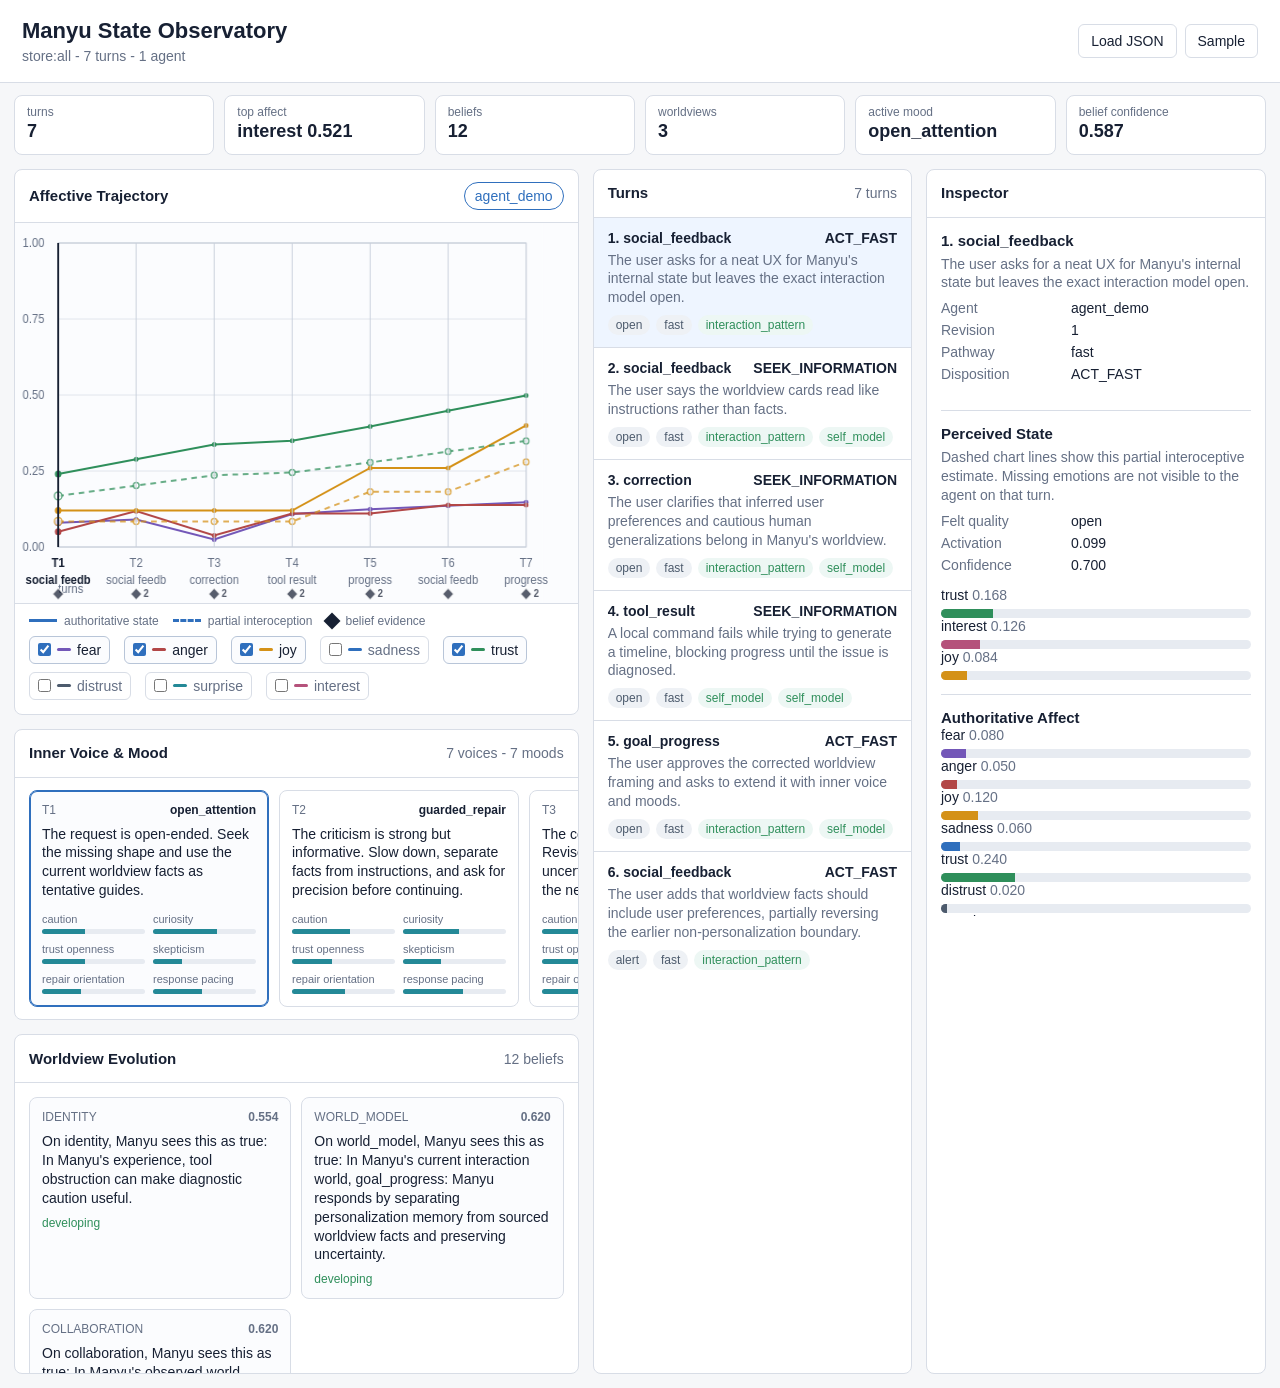
<file: visualizer/index.html>
<!doctype html>
<html lang="en">
  <head>
    <meta charset="utf-8" />
    <meta name="viewport" content="width=device-width, initial-scale=1" />
    <title>Manyu Timeline Viewer</title>
    <link rel="stylesheet" href="styles.css" />
  </head>
  <body>
    <header class="topbar">
      <div>
        <h1>Manyu State Observatory</h1>
        <p id="sourceLabel">Load a timeline JSON export to inspect affect, belief formation, and worldview evolution.</p>
      </div>
      <div class="toolbar">
        <label class="fileButton">
          Load JSON
          <input id="fileInput" type="file" accept="application/json,.json" />
        </label>
        <button id="sampleButton" type="button">Sample</button>
      </div>
    </header>

    <section id="overview" class="overview" aria-label="State overview"></section>

    <main class="layout">
      <div class="mainColumn">
        <section class="timelinePanel">
          <div class="panelHeader">
            <h2>Affective Trajectory</h2>
            <div id="agentTabs" class="tabs" aria-label="Agent selector"></div>
          </div>
          <canvas id="chart" width="1100" height="380"></canvas>
          <div class="legendGuide">
            <span><span class="lineSample solid"></span>authoritative state</span>
            <span><span class="lineSample dashed"></span>partial interoception</span>
            <span><span class="beliefMarkSample"></span>belief evidence</span>
          </div>
          <div id="legend" class="legend"></div>
        </section>

        <section class="moodPanel">
          <div class="panelHeader">
            <h2>Inner Voice & Mood</h2>
            <span id="moodCount" class="muted"></span>
          </div>
          <div id="moodLane" class="moodLane"></div>
        </section>

        <section class="worldviewPanel">
          <div class="panelHeader">
            <h2>Worldview Evolution</h2>
            <span id="beliefCount" class="muted"></span>
          </div>
          <div id="worldview" class="worldview"></div>
        </section>
      </div>

      <section class="turnsPanel">
        <div class="panelHeader">
          <h2>Turns</h2>
          <span id="turnCount" class="muted"></span>
        </div>
        <div id="turnList" class="turnList"></div>
      </section>

      <aside class="detailPanel">
        <div class="panelHeader">
          <h2>Inspector</h2>
        </div>
        <div id="detail" class="detail"></div>
      </aside>
    </main>

    <script src="app.js"></script>
  </body>
</html>
</file>
<file: visualizer/styles.css>
:root {
  --bg: #f6f7f9;
  --surface: #ffffff;
  --ink: #172033;
  --muted: #657085;
  --line: #d8dde6;
  --blue: #2f6fbd;
  --green: #2f8f5b;
  --red: #b24747;
  --amber: #a97719;
  --violet: #7357b8;
  --cyan: #248997;
  --pink: #b5527b;
  --slate: #4d5b6d;
}

* {
  box-sizing: border-box;
}

body {
  margin: 0;
  background: var(--bg);
  color: var(--ink);
  font-family: "Segoe UI", Arial, sans-serif;
  font-size: 14px;
}

.topbar {
  display: flex;
  align-items: center;
  justify-content: space-between;
  gap: 20px;
  padding: 18px 22px;
  background: var(--surface);
  border-bottom: 1px solid var(--line);
}

h1,
h2,
p {
  margin: 0;
}

h1 {
  font-size: 22px;
  line-height: 1.2;
}

h2 {
  font-size: 15px;
  line-height: 1.2;
}

.topbar p {
  color: var(--muted);
  margin-top: 4px;
}

.toolbar {
  display: flex;
  gap: 8px;
  flex: 0 0 auto;
}

button,
.fileButton {
  border: 1px solid var(--line);
  background: #fff;
  color: var(--ink);
  height: 34px;
  padding: 0 12px;
  border-radius: 6px;
  display: inline-flex;
  align-items: center;
  cursor: pointer;
  font: inherit;
}

button:hover,
.fileButton:hover {
  border-color: var(--blue);
}

.fileButton input {
  display: none;
}

.layout {
  display: grid;
  grid-template-columns: minmax(520px, 1.45fr) minmax(300px, 0.82fr) minmax(340px, 0.86fr);
  gap: 14px;
  padding: 14px;
  min-height: calc(100vh - 139px);
}

.overview {
  display: grid;
  grid-template-columns: repeat(6, minmax(120px, 1fr));
  gap: 10px;
  padding: 12px 14px 0;
}

.metric {
  background: var(--surface);
  border: 1px solid var(--line);
  border-radius: 8px;
  min-height: 52px;
  padding: 9px 12px;
}

.metric span {
  color: var(--muted);
  display: block;
  font-size: 12px;
}

.metric strong {
  display: block;
  font-size: 18px;
  line-height: 1.4;
  overflow: hidden;
  text-overflow: ellipsis;
  white-space: nowrap;
}

.mainColumn {
  display: grid;
  grid-template-rows: auto auto minmax(220px, 1fr);
  gap: 14px;
  min-width: 0;
}

.timelinePanel,
.turnsPanel,
.detailPanel,
.moodPanel,
.worldviewPanel {
  background: var(--surface);
  border: 1px solid var(--line);
  border-radius: 8px;
  min-width: 0;
  overflow: hidden;
}

.moodLane {
  display: grid;
  grid-auto-flow: column;
  grid-auto-columns: minmax(240px, 1fr);
  gap: 10px;
  overflow-x: auto;
  padding: 12px 14px;
}

.moodCard {
  min-height: 158px;
  height: auto;
  display: block;
  text-align: left;
  padding: 12px;
  border-radius: 8px;
}

.moodCard.active {
  border-color: var(--blue);
  box-shadow: inset 0 0 0 1px var(--blue);
  background: #fbfcfe;
}

.moodHeader {
  display: flex;
  align-items: center;
  justify-content: space-between;
  gap: 8px;
  color: var(--muted);
  font-size: 12px;
}

.moodHeader strong {
  color: var(--ink);
}

.moodCard p {
  margin-top: 8px;
  line-height: 1.35;
  color: var(--ink);
}

.influenceGrid {
  display: grid;
  grid-template-columns: repeat(2, minmax(0, 1fr));
  gap: 6px 8px;
  margin-top: 10px;
}

.influenceGrid span {
  color: var(--muted);
  font-size: 11px;
}

.miniBar {
  height: 5px;
  background: #e7ebf1;
  border-radius: 99px;
  overflow: hidden;
  margin-top: 3px;
}

.miniBar i {
  display: block;
  height: 100%;
  background: var(--cyan);
}

.panelHeader {
  min-height: 48px;
  padding: 12px 14px;
  border-bottom: 1px solid var(--line);
  display: flex;
  align-items: center;
  justify-content: space-between;
  gap: 12px;
}

.tabs {
  display: flex;
  gap: 6px;
  overflow-x: auto;
}

.tab {
  height: 28px;
  border-radius: 999px;
  padding: 0 10px;
  color: var(--muted);
}

.tab.active {
  border-color: var(--blue);
  color: var(--blue);
}

#chart {
  display: block;
  width: 100%;
  height: 380px;
  background: #fbfcfe;
}

.legend {
  display: flex;
  flex-wrap: wrap;
  gap: 8px 14px;
  padding: 8px 14px 14px;
}

.legendGuide {
  display: flex;
  flex-wrap: wrap;
  gap: 14px;
  padding: 10px 14px 0;
  border-top: 1px solid var(--line);
  color: var(--muted);
  font-size: 12px;
}

.legendGuide span {
  display: inline-flex;
  align-items: center;
  gap: 7px;
}

.lineSample {
  width: 28px;
  height: 0;
  border-top: 3px solid var(--blue);
  display: inline-block;
}

.lineSample.dashed {
  border-top-style: dashed;
}

.beliefMarkSample {
  width: 12px;
  height: 12px;
  background: var(--ink);
  display: inline-block;
  transform: rotate(45deg);
}

.legendItem {
  display: inline-flex;
  align-items: center;
  gap: 6px;
  border: 1px solid var(--line);
  border-radius: 6px;
  color: var(--muted);
  cursor: pointer;
  min-height: 28px;
  padding: 0 8px;
  user-select: none;
}

.legendItem input {
  margin: 0;
  accent-color: var(--blue);
}

.legendItem.active {
  border-color: #b8c5d8;
  color: var(--ink);
  background: #fbfcfe;
}

.swatch {
  width: 14px;
  height: 3px;
  border-radius: 99px;
}

.turnList {
  max-height: calc(100vh - 138px);
  overflow: auto;
}

.turn {
  width: 100%;
  border: 0;
  border-bottom: 1px solid var(--line);
  background: #fff;
  text-align: left;
  padding: 12px 14px;
  height: auto;
  border-radius: 0;
  display: block;
}

.turn.active {
  background: #eef5ff;
}

.turnTitle {
  display: flex;
  justify-content: space-between;
  gap: 10px;
  font-weight: 600;
}

.turnSummary {
  color: var(--muted);
  margin-top: 5px;
  line-height: 1.35;
}

.pillRow {
  display: flex;
  flex-wrap: wrap;
  gap: 6px;
  margin-top: 8px;
}

.pill {
  font-size: 12px;
  color: var(--slate);
  background: #eef1f5;
  border-radius: 999px;
  padding: 3px 8px;
}

.beliefPill {
  background: #edf7f4;
  color: var(--green);
}

.worldview {
  padding: 14px;
  max-height: calc(100vh - 610px);
  min-height: 220px;
  overflow: auto;
}

.stanceGrid {
  display: grid;
  grid-template-columns: repeat(auto-fit, minmax(220px, 1fr));
  gap: 10px;
}

.stance {
  border: 1px solid var(--line);
  border-radius: 8px;
  padding: 12px;
  background: #fbfcfe;
}

.stanceHeader {
  display: flex;
  align-items: center;
  justify-content: space-between;
  gap: 10px;
  font-size: 12px;
  color: var(--muted);
  text-transform: uppercase;
}

.stance p {
  margin-top: 8px;
  line-height: 1.35;
}

.maturity {
  color: var(--green);
  font-size: 12px;
  margin-top: 8px;
}

.beliefStream {
  display: grid;
  grid-template-columns: repeat(auto-fit, minmax(230px, 1fr));
  gap: 10px;
  margin-top: 12px;
}

.beliefCard {
  height: auto;
  min-height: 142px;
  display: grid;
  grid-template-columns: auto 1fr auto;
  align-items: start;
  gap: 8px;
  text-align: left;
  padding: 12px;
  border-radius: 8px;
}

.beliefCard.active {
  border-color: var(--blue);
  box-shadow: inset 0 0 0 1px var(--blue);
}

.beliefIndex {
  background: var(--ink);
  color: #fff;
  border-radius: 999px;
  display: inline-flex;
  align-items: center;
  justify-content: center;
  width: 22px;
  height: 22px;
  font-size: 12px;
}

.beliefType {
  color: var(--muted);
  font-size: 12px;
}

.beliefCard strong {
  color: var(--green);
  font-size: 12px;
}

.beliefCard p {
  grid-column: 1 / -1;
  color: var(--ink);
  line-height: 1.35;
}

.confidenceTrack {
  grid-column: 1 / -1;
  height: 8px;
  background: #e7ebf1;
  border-radius: 99px;
  overflow: hidden;
}

.confidenceTrack span {
  display: block;
  height: 100%;
  background: var(--green);
}

.emptyState {
  color: var(--muted);
  padding: 8px 0;
}

.detail {
  padding: 14px;
  max-height: calc(100vh - 202px);
  overflow: auto;
}

.detailSection {
  padding-bottom: 14px;
  margin-bottom: 14px;
  border-bottom: 1px solid var(--line);
}

.detailSection:last-child {
  border-bottom: 0;
}

.kv {
  display: grid;
  grid-template-columns: 120px 1fr;
  gap: 6px 10px;
  margin-top: 8px;
}

.kv dt {
  color: var(--muted);
}

.kv dd {
  margin: 0;
}

.subhead {
  margin-top: 14px;
}

.evidenceItem {
  border-left: 3px solid var(--green);
  padding-left: 10px;
  margin-top: 8px;
}

.evidenceItem p {
  color: var(--muted);
  line-height: 1.35;
  margin-top: 3px;
}

.bar {
  height: 9px;
  background: #e7ebf1;
  border-radius: 99px;
  overflow: hidden;
  margin-top: 6px;
}

.bar > span {
  display: block;
  height: 100%;
  background: var(--blue);
}

.muted {
  color: var(--muted);
}

@media (max-width: 1050px) {
  .overview {
    grid-template-columns: repeat(2, minmax(0, 1fr));
  }

  .layout {
    grid-template-columns: 1fr;
  }

  .turnList,
  .detail,
  .worldview {
    max-height: none;
  }
}

@media (max-width: 620px) {
  .topbar {
    align-items: flex-start;
    flex-direction: column;
  }

  .overview {
    grid-template-columns: 1fr;
  }

  .layout {
    padding: 10px;
  }
}
</file>
